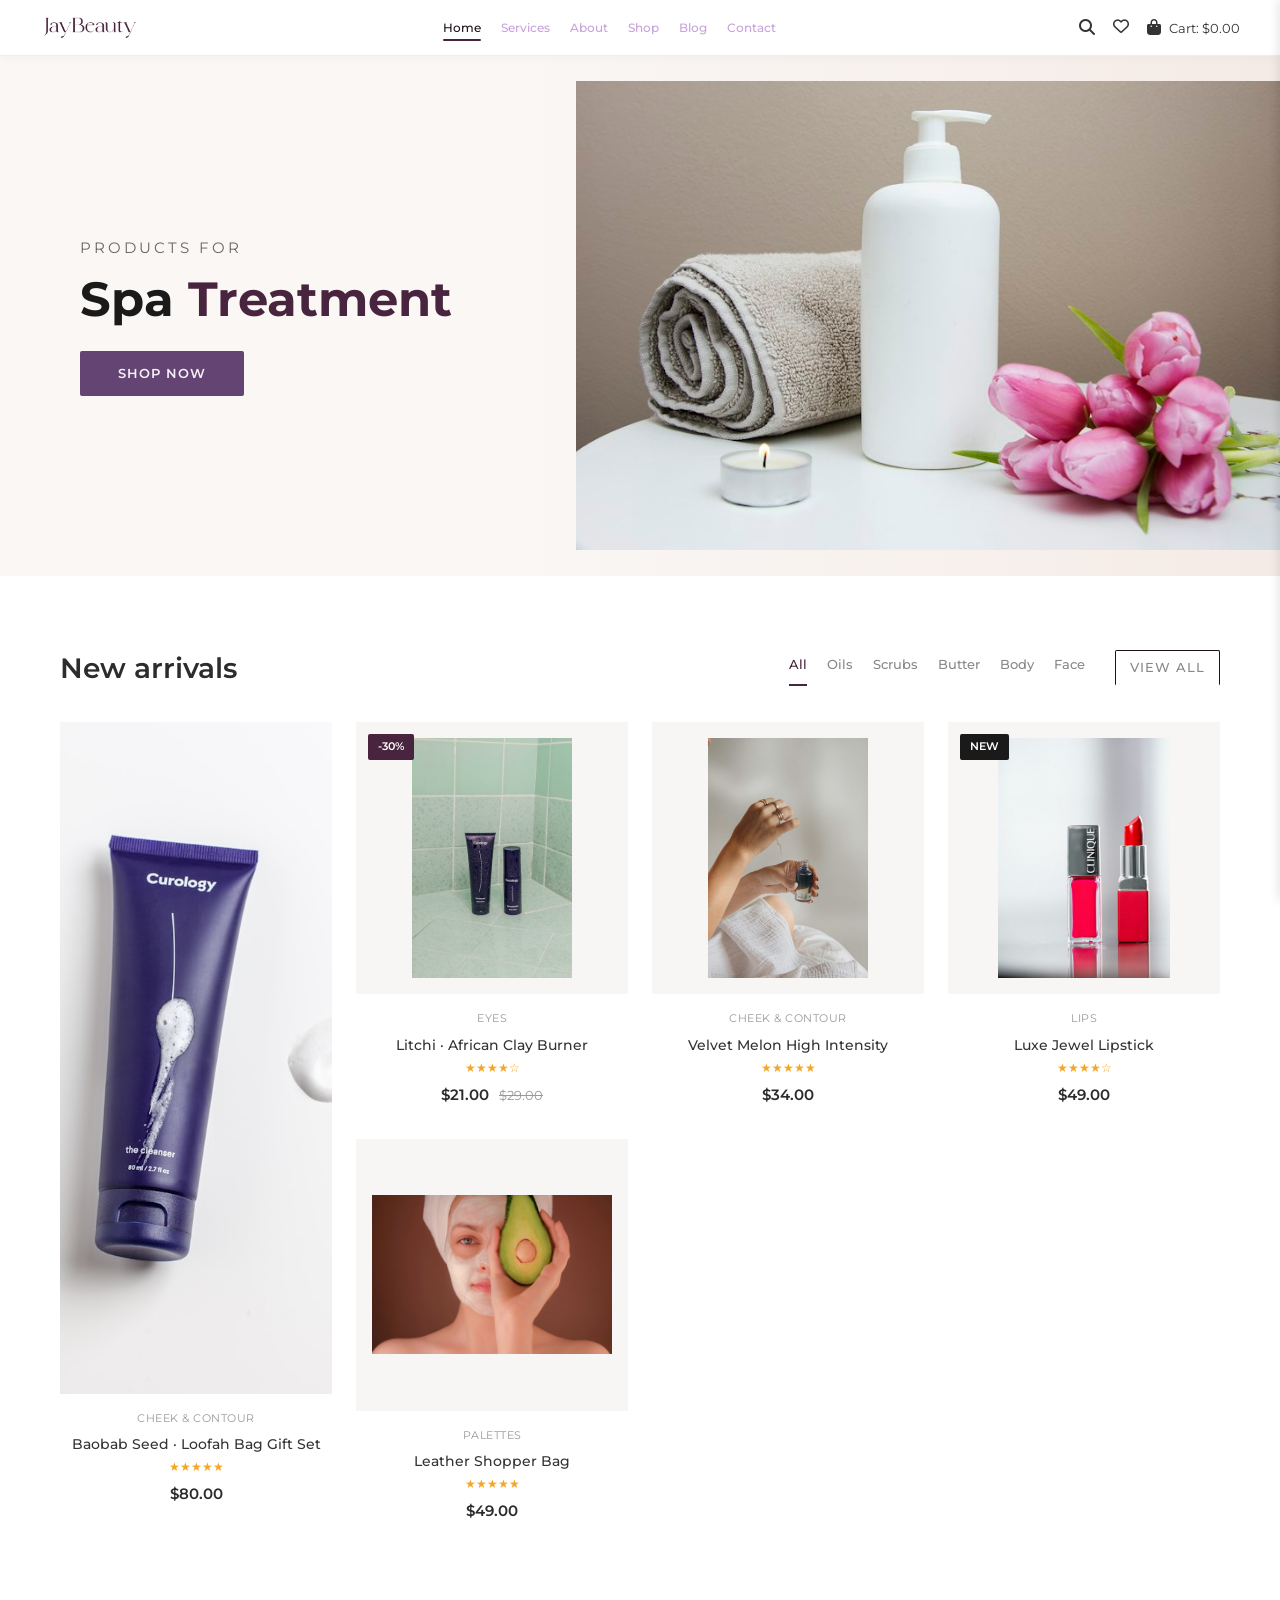
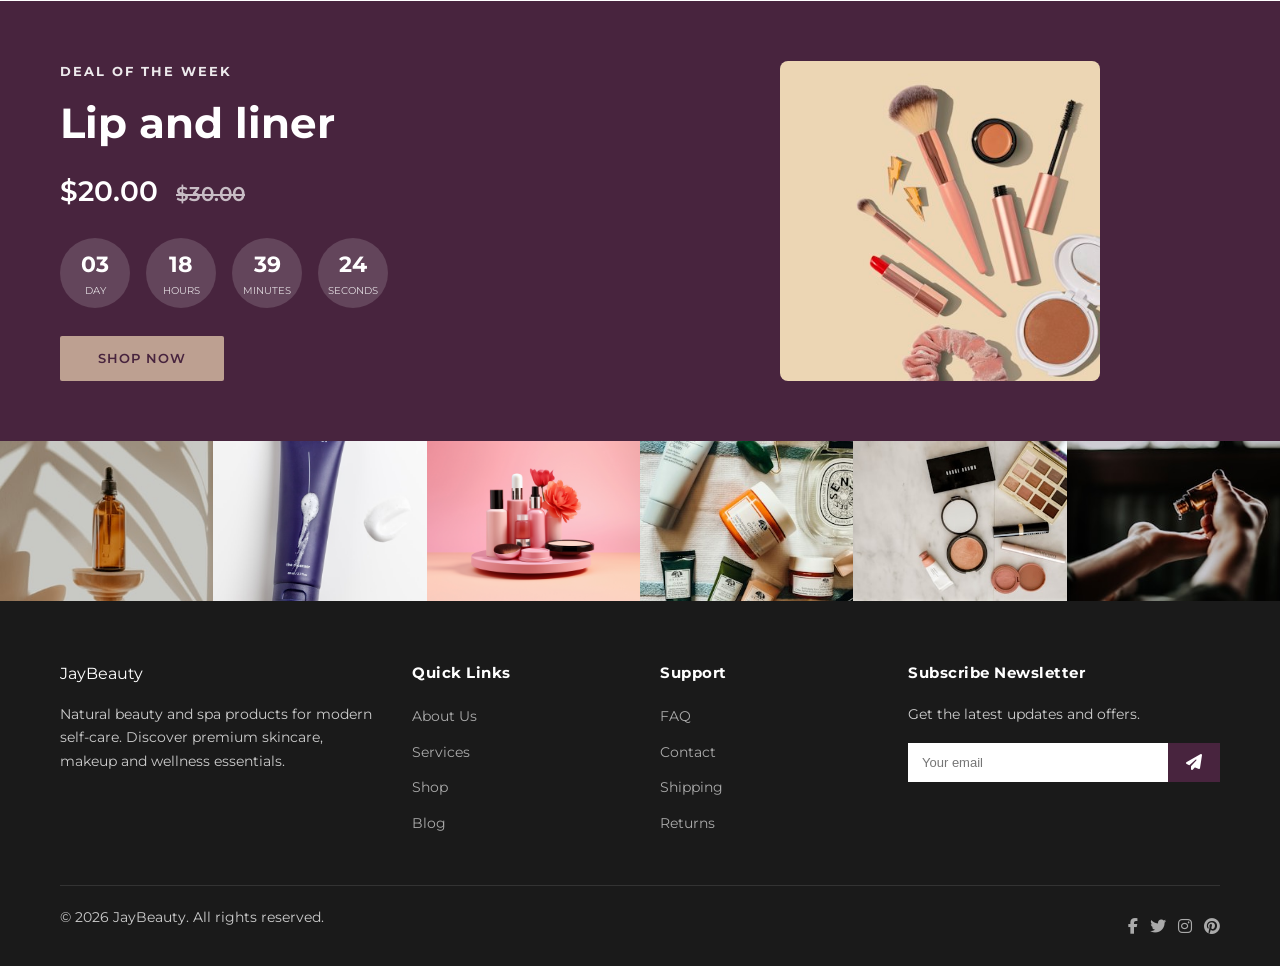
<file: index.html>
<!DOCTYPE html>
<html lang="en">
<head>
  <meta charset="UTF-8">
  <meta name="viewport" content="width=device-width, initial-scale=1.0">
  <title>JayBeauty – Products for Spa Treatment</title>
  <link rel="stylesheet" href="https://cdnjs.cloudflare.com/ajax/libs/font-awesome/6.5.0/css/all.min.css">
  <link rel="stylesheet" href="style.css">
</head>
<body>
  <!-- Header -->
  <header class="header">
    <div class="container header-inner">
      <a href="index.html" class="logo">
        <img src="media/Jay_Beauty_logo_type.png" alt="" srcset="">
      </a>
      <nav class="nav">
        <a href="index.html" class="active">Home</a>
        <a href="services.html">Services</a>
        <a href="about.html">About</a>
        <a href="shop.html">Shop</a>
        <a href="blog.html">Blog</a>
        <a href="contact.html">Contact</a>
      </nav>
      <div class="header-actions">
        <button class="search-btn"><i class="fas fa-search"></i></button>
        <a href="#"><i class="far fa-heart"></i></a>
        <button class="cart-btn"><i class="fas fa-shopping-bag"></i> <span class="cart-count">Cart: $0.00</span></button>
        <button class="mobile-menu-btn"><i class="fas fa-bars"></i></button>
      </div>
    </div>
  </header>

  <!-- Search -->
  <div class="search-overlay">
    <div class="search-container">
      <input type="text" placeholder="Search products...">
      <i class="fas fa-search search-icon-btn"></i>
    </div>
  </div>

  <!-- Cart -->
  <div class="cart">
    <div class="cart-top">
      <h2>Shopping Cart</h2>
      <div class="cart-item-container">
        <div class="default-text">Your cart is empty</div>
        <!-- Cart items will be added here dynamically -->
      </div>
    </div>
    <div class="cart-bottom">
      <p class="total-price" id="total-price">Total: $0.00</p>
      <a href="checkout.html">
        <button class="btn btn-dark checkout-btn">Proceed to Checkout</button>
      </a>
      <button class="btn btn-outline close-btn">Close</button>
    </div>
  </div>

  <!-- Hero -->
  <section class="hero hero-spa">
    <div class="hero-content">
        <p class="hero-label">PRODUCTS FOR</p>
        <h1>Spa <span>Treatment</span></h1>
        <a href="shop.html" class="btn btn-dark">SHOP NOW</a>
      </div>
    <div class="hero-image">
      <img src="media/hero-img.jpg" alt="Spa treatment products">
    </div>
  </section>

  <!-- New Arrivals -->
  <section class="section">
    <div class="container">
      <div class="section-header">
        <h2>New arrivals</h2>
        <div class="tabs">
          <a href="#" class="active">All</a>
          <a href="#">Oils</a>
          <a href="#">Scrubs</a>
          <a href="#">Butter</a>
          <a href="#">Body</a>
          <a href="#">Face</a>
          <a href="#" class="btn btn-outline" style="padding:6px 14px;margin-left:10px;">VIEW ALL</a>
        </div>
      </div>

      <div class="product-grid" id="product-grid"></div>
      
    </div>
  </section>

  <!-- Deal of the Week -->
  <section class="deal-section">
    <div class="container">
      <div class="deal-inner">
        <div class="deal-content">
          <h3>DEAL OF THE WEEK</h3>
          <h2>Lip and liner</h2>
          <p class="deal-price">$20.00 <span class="old">$30.00</span></p>
          <div class="countdown">
            <div class="countdown-item" data-unit="days">
              <span class="num">03</span>
              <span class="label">day</span>
            </div>
            <div class="countdown-item" data-unit="hours">
              <span class="num">18</span>
              <span class="label">hours</span>
            </div>
            <div class="countdown-item" data-unit="minutes">
              <span class="num">39</span>
              <span class="label">Minutes</span>
            </div>
            <div class="countdown-item" data-unit="seconds">
              <span class="num">26</span>
              <span class="label">seconds</span>
            </div>
          </div>
          <a href="shop.html" class="btn btn-white">SHOP NOW</a>
        </div>
        <div class="deal-image">
          <img src="media/deal-img.jpg" alt="Lip and liner set">
        </div>
      </div>
    </div>
  </section>

  <!-- Bottom image strip -->
  <div class="bottom-banner">
    <img src="media/bottom-banner-01.jpg" alt="">
    <img src="media/bottom-banner-02.jpg" alt="">
    <img src="media/bottom-banner-03.jpg" alt="">
    <img src="media/bottom-banner-04.jpg" alt="">
    <img src="media/bottom-banner-05.jpg" alt="">
    <img src="media/bottom-banner-06.jpg" alt="">
  </div>

  <!-- Footer -->
  <footer class="footer">
    <div class="container">
      <div class="footer-top">
        <div>
          <div class="logo">JayBeauty</div>
          <p>Natural beauty and spa products for modern self-care. Discover premium skincare, makeup and wellness essentials.</p>
        </div>
        <div>
          <h4>Quick Links</h4>
          <ul>
            <li><a href="about.html">About Us</a></li>
            <li><a href="services.html">Services</a></li>
            <li><a href="shop.html">Shop</a></li>
            <li><a href="blog.html">Blog</a></li>
          </ul>
        </div>
        <div>
          <h4>Support</h4>
          <ul>
            <li><a href="#">FAQ</a></li>
            <li><a href="contact.html">Contact</a></li>
            <li><a href="#">Shipping</a></li>
            <li><a href="#">Returns</a></li>
          </ul>
        </div>
        <div>
          <h4>Subscribe Newsletter</h4>
          <p>Get the latest updates and offers.</p>
          <div class="footer-newsletter">
            <input type="email" placeholder="Your email">
            <button><i class="fas fa-paper-plane"></i></button>
          </div>
        </div>
      </div>
      <div class="footer-bottom">
        <p>© 2026 JayBeauty. All rights reserved.</p>
        <div class="footer-social">
          <a href="#"><i class="fab fa-facebook-f"></i></a>
          <a href="#"><i class="fab fa-twitter"></i></a>
          <a href="#"><i class="fab fa-instagram"></i></a>
          <a href="#"><i class="fab fa-pinterest"></i></a>
        </div>
      </div>
    </div>
  </footer>

  <script src="script.js"></script>
</body>
</html>
</file>
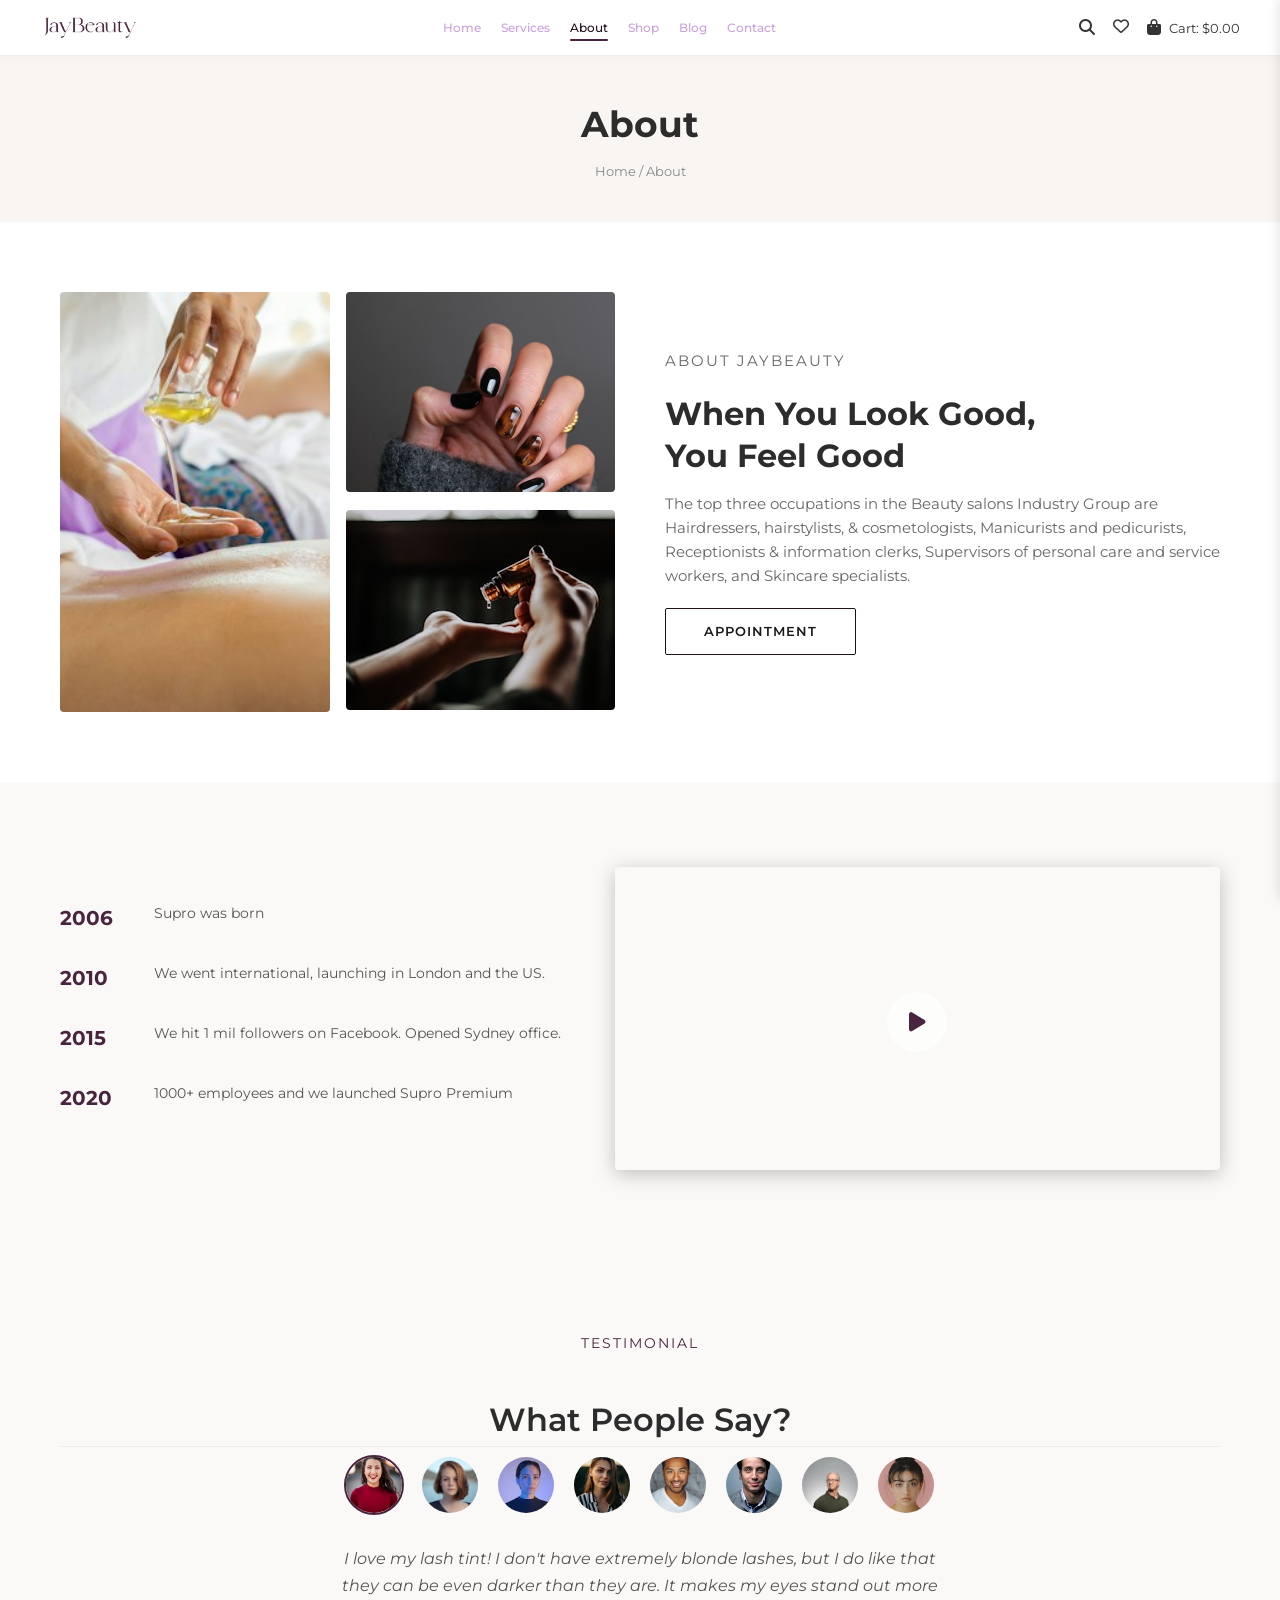
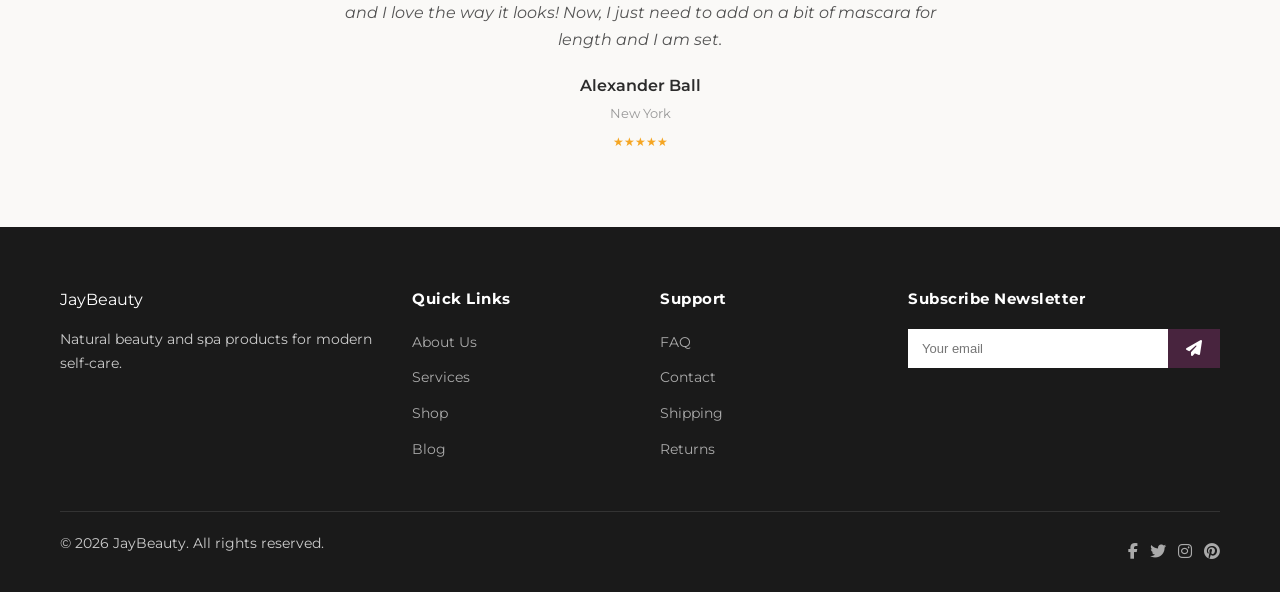
<file: about.html>
<!DOCTYPE html>
<html lang="en">
<head>
  <meta charset="UTF-8">
  <meta name="viewport" content="width=device-width, initial-scale=1.0">
  <title>About – JayBeauty</title>
  <link rel="stylesheet" href="https://cdnjs.cloudflare.com/ajax/libs/font-awesome/6.5.0/css/all.min.css">
  <link rel="stylesheet" href="style.css">
</head>
<body>
  <header class="header">
    <div class="container header-inner">
      <a href="index.html" class="logo">
        <img src="media/Jay_Beauty_logo_type.png" alt="" srcset="">
      </a>
      <nav class="nav">
        <a href="index.html">Home</a>
        <a href="services.html">Services</a>
        <a href="about.html" class="active">About</a>
        <a href="shop.html">Shop</a>
        <a href="blog.html">Blog</a>
        <a href="contact.html">Contact</a>
      </nav>
      <div class="header-actions">
        <button class="search-btn"><i class="fas fa-search"></i></button>
        <a href="#"><i class="far fa-heart"></i></a>
        <button class="cart-btn"><i class="fas fa-shopping-bag"></i> <span class="cart-count">Cart: $0.00</span></button>
        <button class="mobile-menu-btn"><i class="fas fa-bars"></i></button>
      </div>
    </div>
  </header>

  <!-- Search -->
  <div class="search-overlay">
    <div class="search-container">
      <input type="text" placeholder="Search products...">
      <i class="fas fa-search search-icon-btn"></i>
    </div>
  </div>

  <!-- Cart -->
  <div class="cart">
    <div class="cart-top">
      <h2>Shopping Cart</h2>
      <div class="cart-item-container">
        <div class="default-text">Your cart is empty</div>
        <!-- Cart items will be added here dynamically -->
      </div>
    </div>
    <div class="cart-bottom">
      <p class="total-price" id="total-price">Total: $0.00</p>
      <button class="btn btn-dark checkout-btn">Proceed to Checkout</button>
      <button class="btn btn-outline close-btn">Close</button>
    </div>
  </div>

  <div class="page-header">
    <div class="container">
      <h1>About</h1>
      <div class="breadcrumb"><a href="index.html">Home</a> / About</div>
    </div>
  </div>

  <!-- About intro -->
  <section class="section">
    <div class="container">
      <div class="about-section">
        <div class="about-images">
          <img src="media/about-image-03.jpg" alt="Spa">
          <img src="media/about-image-02.jpg" alt="Hands">
          <img src="media/about-image-01.jpg" alt="Bath">
        </div>
        <div class="about-content">
          <p class="about-label">ABOUT JayBeauty</p>
          <h2>When You Look Good,<br>You Feel Good</h2>
          <p>The top three occupations in the Beauty salons Industry Group are Hairdressers, hairstylists, & cosmetologists, Manicurists and pedicurists, Receptionists & information clerks, Supervisors of personal care and service workers, and Skincare specialists.</p>
          <a href="contact.html" class="btn btn-outline">APPOINTMENT</a>
        </div>
      </div>
    </div>
  </section>

  <!-- Timeline + video style image -->
  <section style="background:#faf9f7;padding:60px 0;">
    <div class="container" style="display:grid;grid-template-columns:1fr 1.2fr;gap:50px;align-items:center;">
      <div class="timeline">
        <div class="timeline-item">
          <div class="timeline-year">2006</div>
          <div class="timeline-text">Supro was born</div>
        </div>
        <div class="timeline-item">
          <div class="timeline-year">2010</div>
          <div class="timeline-text">We went international, launching in London and the US.</div>
        </div>
        <div class="timeline-item">
          <div class="timeline-year">2015</div>
          <div class="timeline-text">We hit 1 mil followers on Facebook. Opened Sydney office.</div>
        </div>
        <div class="timeline-item">
          <div class="timeline-year">2020</div>
          <div class="timeline-text">1000+ employees and we launched Supro Premium</div>
        </div>
      </div>
      <div class="video-container">
        <video src="media/about-video.mp4" muted loop alt="Beauty closeup"></video>
        <div class="play-btn">
          <i class="fas fa-play"></i>
        </div>
      </div>
    </div>
  </section>

  <!-- Testimonials -->
  <section class="testimonials">
    <div class="container">
      <p class="section-subtitle" style="letter-spacing:2px;text-transform:uppercase;color:var(--primary);">TESTIMONIAL</p>
      <h2 class="section-title">What People Say?</h2>
      <div class="testimonial-grid">
        <img class="testimonial-avatar active" src="media/person-01.jpg" alt="">
        <img class="testimonial-avatar" src="media/person-02.jpg" alt="">
        <img class="testimonial-avatar" src="media/person-03.jpg" alt="">
        <img class="testimonial-avatar" src="media/person-04.jpg" alt="">
        <img class="testimonial-avatar" src="media/person-05.jpg" alt="">
        <img class="testimonial-avatar" src="media/person-06.jpg" alt="">
        <img class="testimonial-avatar" src="media/person-07.jpg" alt="">
        <img class="testimonial-avatar" src="media/person-08.jpg" alt="">
      </div>
      <div class="testimonial-content">
        <p class="quote">I love my lash tint! I don't have extremely blonde lashes, but I do like that they can be even darker than they are. It makes my eyes stand out more and I love the way it looks! Now, I just need to add on a bit of mascara for length and I am set.</p>
        <p class="author">Alexander Ball</p>
        <p class="location">New York</p>
        <div class="product-rating" style="justify-content:center;display:flex;margin-top:8px;">★★★★★</div>
      </div>
    </div>
  </section>

  <footer class="footer">
    <div class="container">
      <div class="footer-top">
        <div>
          <div class="logo">JayBeauty</div>
          <p>Natural beauty and spa products for modern self-care.</p>
        </div>
        <div>
          <h4>Quick Links</h4>
          <ul>
            <li><a href="about.html">About Us</a></li>
            <li><a href="services.html">Services</a></li>
            <li><a href="shop.html">Shop</a></li>
            <li><a href="blog.html">Blog</a></li>
          </ul>
        </div>
        <div>
          <h4>Support</h4>
          <ul>
            <li><a href="#">FAQ</a></li>
            <li><a href="contact.html">Contact</a></li>
            <li><a href="#">Shipping</a></li>
            <li><a href="#">Returns</a></li>
          </ul>
        </div>
        <div>
          <h4>Subscribe Newsletter</h4>
          <div class="footer-newsletter">
            <input type="email" placeholder="Your email">
            <button><i class="fas fa-paper-plane"></i></button>
          </div>
        </div>
      </div>
      <div class="footer-bottom">
        <p>© 2026 JayBeauty. All rights reserved.</p>
        <div class="footer-social">
          <a href="#"><i class="fab fa-facebook-f"></i></a>
          <a href="#"><i class="fab fa-twitter"></i></a>
          <a href="#"><i class="fab fa-instagram"></i></a>
          <a href="#"><i class="fab fa-pinterest"></i></a>
        </div>
      </div>
    </div>
  </footer>

  <script src="script.js"></script>
</body>
</html>
</file>
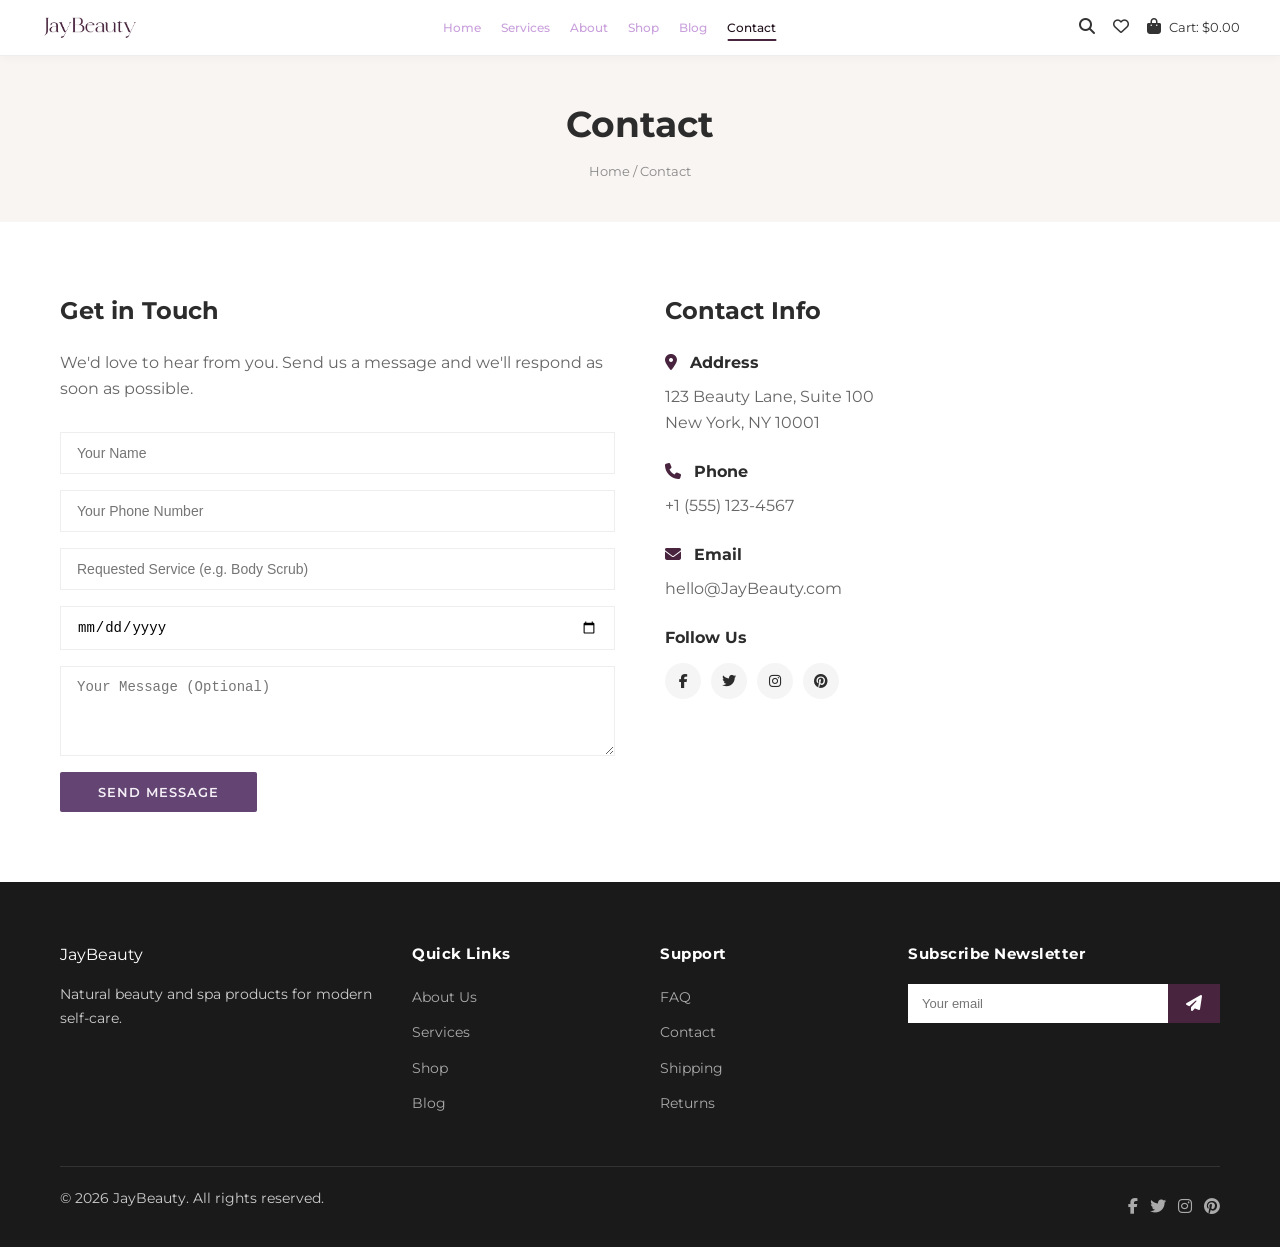
<file: contact.html>
<!doctype html>
<html lang="en">
  <head>
    <meta charset="UTF-8" />
    <meta name="viewport" content="width=device-width, initial-scale=1.0" />
    <title>Contact – JayBeauty</title>
    <link
      rel="stylesheet"
      href="https://cdnjs.cloudflare.com/ajax/libs/font-awesome/6.5.0/css/all.min.css"
    />
    <link rel="stylesheet" href="style.css" />
  </head>
  <body>
    <header class="header">
      <div class="container header-inner">
        <a href="index.html" class="logo">
          <img src="media/Jay_Beauty_logo_type.png" alt="">
        </a>
        <nav class="nav">
          <a href="index.html">Home</a>
          <a href="services.html">Services</a>
          <a href="about.html">About</a>
          <a href="shop.html">Shop</a>
          <a href="blog.html">Blog</a>
          <a href="contact.html" class="active">Contact</a>
        </nav>
        <div class="header-actions">
          <a href="#"><i class="fas fa-search"></i></a>
          <a href="#"><i class="far fa-heart"></i></a>
          <a href="#"
            ><i class="fas fa-shopping-bag"></i>
            <span class="cart-count">Cart: $0.00</span></a
          >
          <button class="mobile-menu-btn"><i class="fas fa-bars"></i></button>
        </div>
      </div>
    </header>

    <div class="page-header">
      <div class="container">
        <h1>Contact</h1>
        <div class="breadcrumb"><a href="index.html">Home</a> / Contact</div>
      </div>
    </div>

    <section class="section">
      <div
        class="container"
        style="display: grid; grid-template-columns: 1fr 1fr; gap: 50px"
      >
        <div>
          <h2 style="margin-bottom: 20px">Get in Touch</h2>
          <p style="color: #666; margin-bottom: 30px">
            We'd love to hear from you. Send us a message and we'll respond as
            soon as possible.
          </p>
          <form id="booking-form" onsubmit="sendBooking(event)" style="display: flex; flex-direction: column; gap: 16px" >
            <input
              type="text"
              id="name"
              placeholder="Your Name"
              required
              style="
                padding: 12px 16px;
                border: 1px solid #eee;
                font-size: 14px;
              "
            />

            <input
              type="tel"
              id="phone"
              placeholder="Your Phone Number"
              required
              style="
                padding: 12px 16px;
                border: 1px solid #eee;
                font-size: 14px;
              "
            />

            <input
              type="text"
              id="service"
              placeholder="Requested Service (e.g. Body Scrub)"
              required
              style="
                padding: 12px 16px;
                border: 1px solid #eee;
                font-size: 14px;
              "
            />

            <input
              type="date"
              id="date"
              required
              style="
                padding: 12px 16px;
                border: 1px solid #eee;
                font-size: 14px;
              "
            />

            <textarea
              id="message"
              placeholder="Your Message (Optional)"
              rows="4"
              style="
                padding: 12px 16px;
                border: 1px solid #eee;
                font-size: 14px;
                resize: vertical;
              "
            ></textarea>

            <button
              type="submit"
              class="btn btn-dark"
              style="align-self: flex-start"
            >
              SEND MESSAGE
            </button>
          </form>
        </div>
        <div>
          <h2 style="margin-bottom: 20px">Contact Info</h2>
          <div style="margin-bottom: 24px">
            <h4 style="margin-bottom: 8px">
              <i
                class="fas fa-map-marker-alt"
                style="color: var(--primary); margin-right: 8px"
              ></i>
              Address
            </h4>
            <p style="color: #666">
              123 Beauty Lane, Suite 100<br />New York, NY 10001
            </p>
          </div>
          <div style="margin-bottom: 24px">
            <h4 style="margin-bottom: 8px">
              <i
                class="fas fa-phone"
                style="color: var(--primary); margin-right: 8px"
              ></i>
              Phone
            </h4>
            <p style="color: #666">+1 (555) 123-4567</p>
          </div>
          <div style="margin-bottom: 24px">
            <h4 style="margin-bottom: 8px">
              <i
                class="fas fa-envelope"
                style="color: var(--primary); margin-right: 8px"
              ></i>
              Email
            </h4>
            <p style="color: #666">hello@JayBeauty.com</p>
          </div>
          <div>
            <h4 style="margin-bottom: 12px">Follow Us</h4>
            <div class="social-links">
              <a href="#"><i class="fab fa-facebook-f"></i></a>
              <a href="#"><i class="fab fa-twitter"></i></a>
              <a href="#"><i class="fab fa-instagram"></i></a>
              <a href="#"><i class="fab fa-pinterest"></i></a>
            </div>
          </div>
        </div>
      </div>
    </section>

    <footer class="footer">
      <div class="container">
        <div class="footer-top">
          <div>
            <div class="logo">JayBeauty</div>
            <p>Natural beauty and spa products for modern self-care.</p>
          </div>
          <div>
            <h4>Quick Links</h4>
            <ul>
              <li><a href="about.html">About Us</a></li>
              <li><a href="services.html">Services</a></li>
              <li><a href="shop.html">Shop</a></li>
              <li><a href="blog.html">Blog</a></li>
            </ul>
          </div>
          <div>
            <h4>Support</h4>
            <ul>
              <li><a href="#">FAQ</a></li>
              <li><a href="contact.html">Contact</a></li>
              <li><a href="#">Shipping</a></li>
              <li><a href="#">Returns</a></li>
            </ul>
          </div>
          <div>
            <h4>Subscribe Newsletter</h4>
            <div class="footer-newsletter">
              <input type="email" placeholder="Your email" />
              <button><i class="fas fa-paper-plane"></i></button>
            </div>
          </div>
        </div>
        <div class="footer-bottom">
          <p>© 2026 JayBeauty. All rights reserved.</p>
          <div class="footer-social">
            <a href="#"><i class="fab fa-facebook-f"></i></a>
            <a href="#"><i class="fab fa-twitter"></i></a>
            <a href="#"><i class="fab fa-instagram"></i></a>
            <a href="#"><i class="fab fa-pinterest"></i></a>
          </div>
        </div>
      </div>
    </footer>

    <script src="script.js"></script>
    <script>
      // WHATSAPP MESSAGE
      function sendBooking(event) {
        event.preventDefault();

        const name = document.getElementById("name").value.trim();
        const phone = document.getElementById("phone").value.trim();
        const service = document.getElementById("service").value.trim();
        const date = document.getElementById("date").value.trim();
        const message = document.getElementById("message").value.trim();

        // Basic validation check
        if (!name || !phone || !service || !date) {
          alert("Please fill in all required fields.");
          return;
        }

        // Construct message using ES6 template string
        const rawMessage = `Hello Anthonia Recovery Space,

        I would like to make a booking request.
        Name: ${name}
        Phone: ${phone}
        Service: ${service}
        Preferred date: ${date}
        Message: ${message || "No additional message."}

        Thank you.`;

        // Encode the entire formatted message for the URL
        const encodedMessage = encodeURIComponent(rawMessage);
        const whatsappUrl = `https://wa.link/5tiock?text=${encodedMessage}`;

        window.open(whatsappUrl, "_blank");
      }
    </script>
  </body>
</html>
</file>
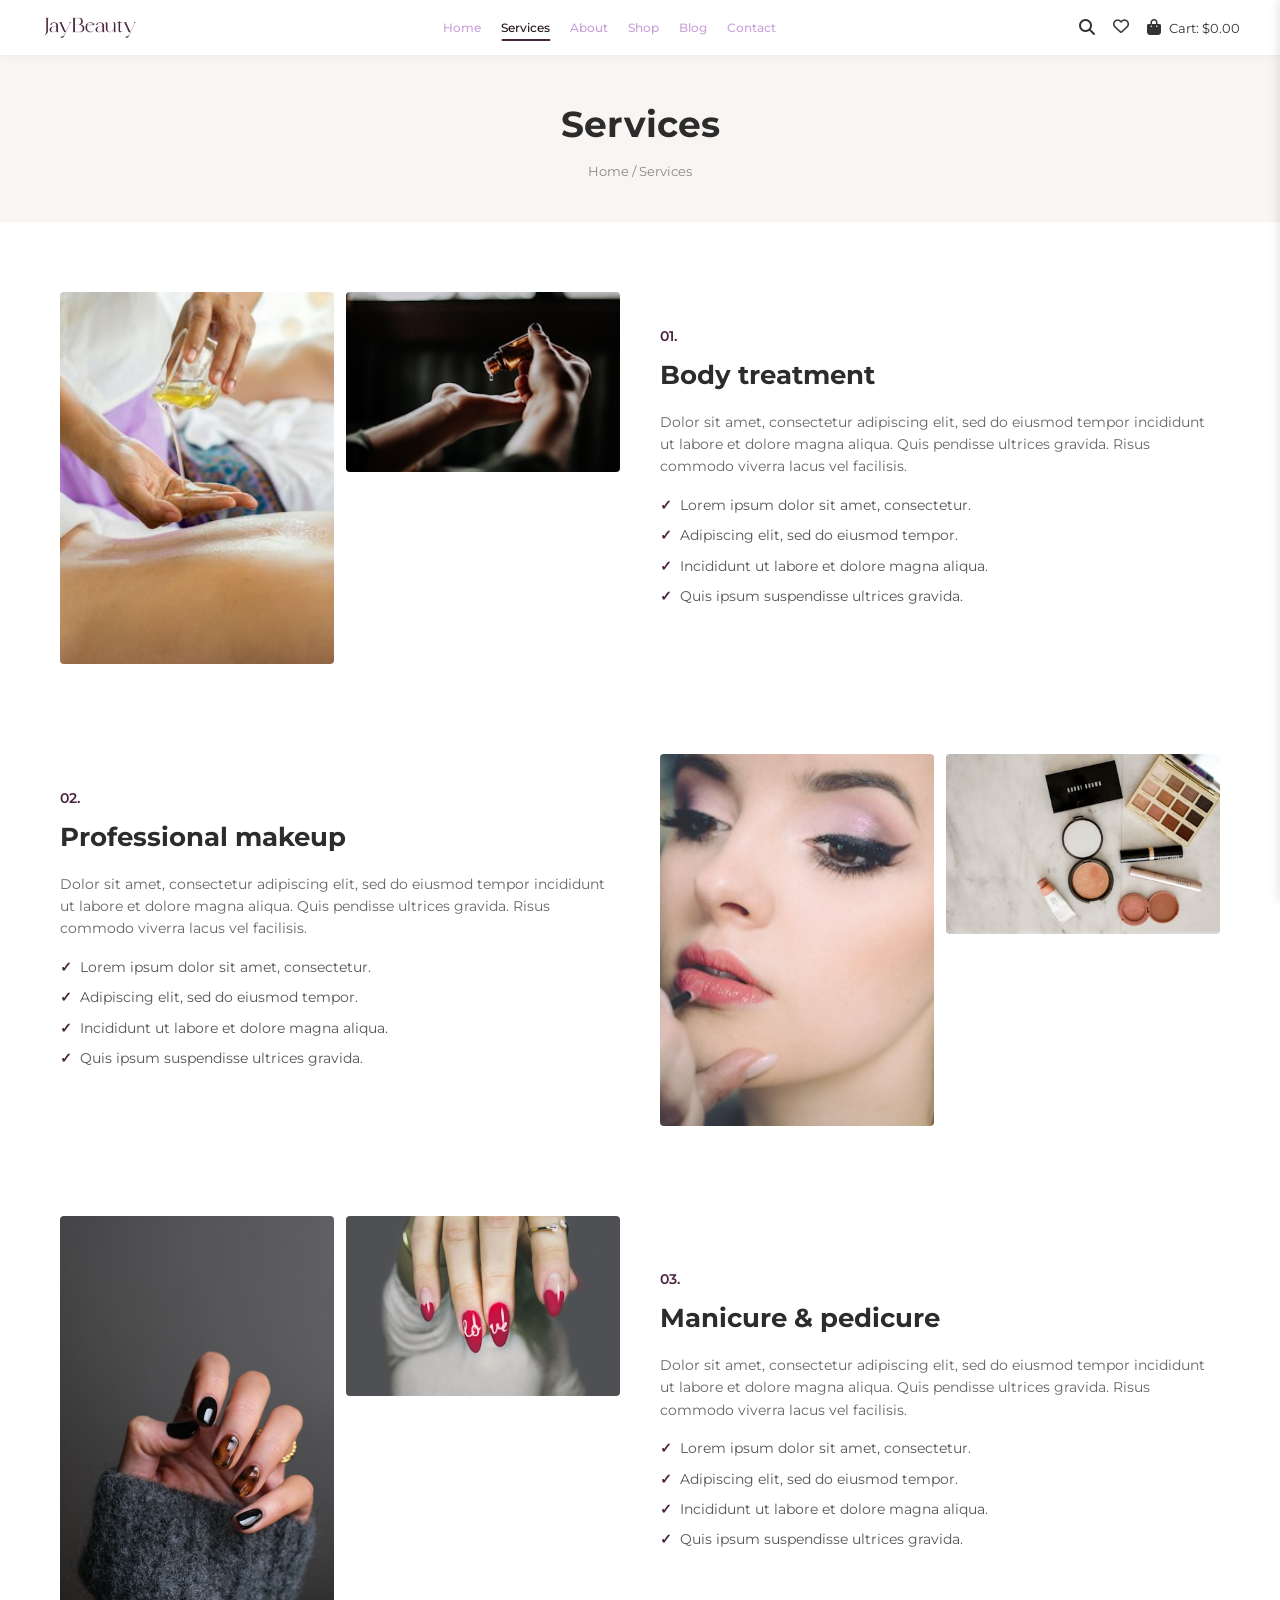
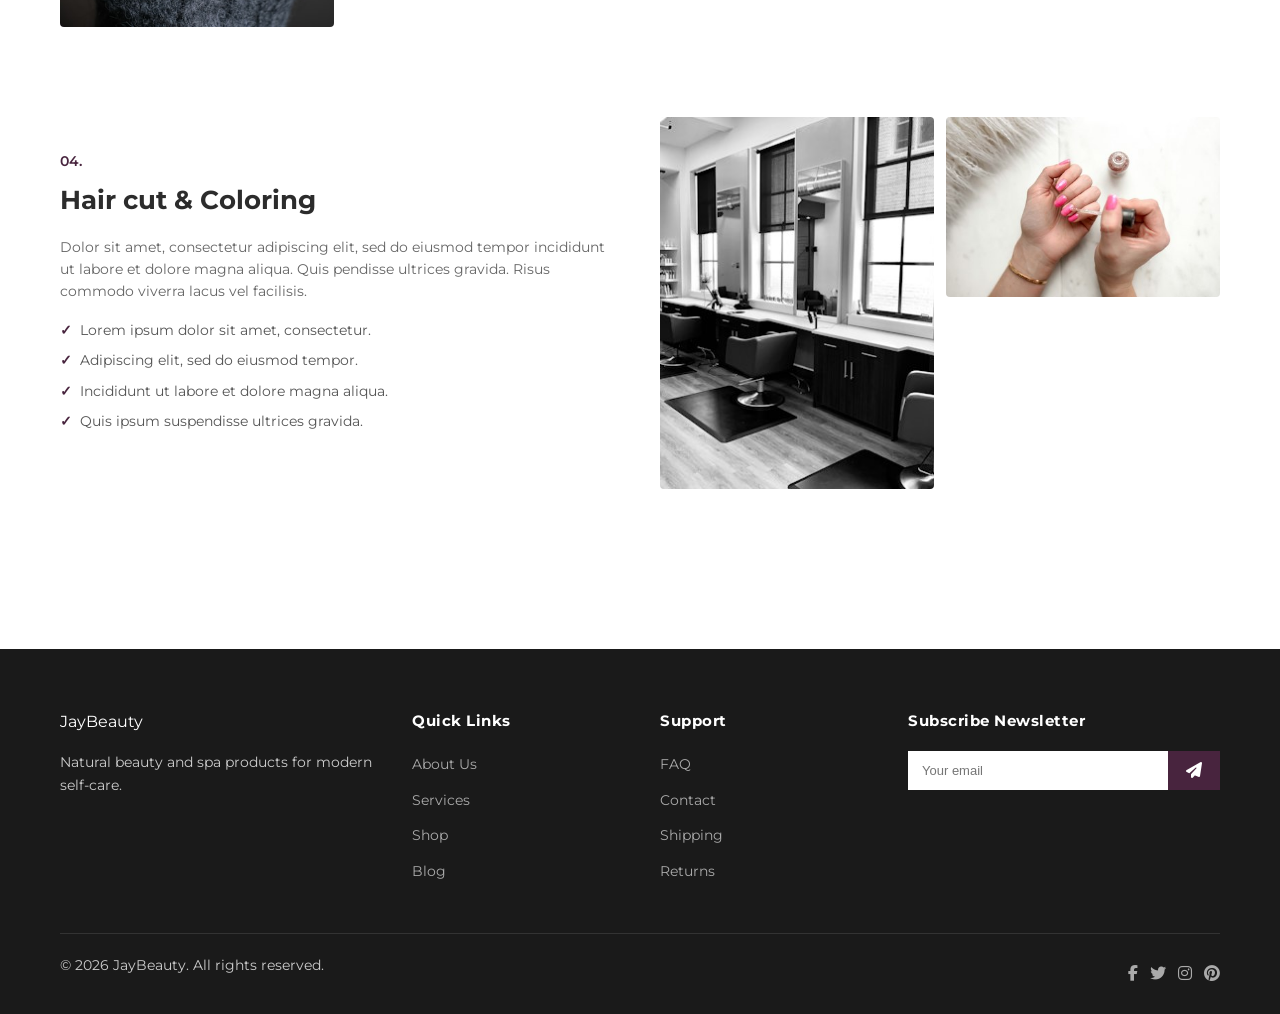
<file: services.html>
<!DOCTYPE html>
<html lang="en">
<head>
  <meta charset="UTF-8">
  <meta name="viewport" content="width=device-width, initial-scale=1.0">
  <title>Services – JayBeauty</title>
  <link rel="stylesheet" href="https://cdnjs.cloudflare.com/ajax/libs/font-awesome/6.5.0/css/all.min.css">
  <link rel="stylesheet" href="style.css">
</head>
<body>
  <header class="header">
    <div class="container header-inner">
      <a href="index.html" class="logo">
        <img src="media/Jay_Beauty_logo_type.png" alt="">
      </a>
      <nav class="nav">
        <a href="index.html">Home</a>
        <a href="services.html" class="active">Services</a>
        <a href="about.html">About</a>
        <a href="shop.html">Shop</a>
        <a href="blog.html">Blog</a>
        <a href="contact.html">Contact</a>
      </nav>
      <div class="header-actions">
        <button class="search-btn"><i class="fas fa-search"></i></button>
        <a href="#"><i class="far fa-heart"></i></a>
        <button class="cart-btn"><i class="fas fa-shopping-bag"></i> <span class="cart-count">Cart: $0.00</span></button>
        <button class="mobile-menu-btn"><i class="fas fa-bars"></i></button>
      </div>
    </div>
  </header>

  <!-- Search -->
  <div class="search-overlay">
    <div class="search-container">
      <input type="text" placeholder="Search products...">
      <i class="fas fa-search search-icon-btn"></i>
    </div>
  </div>

  <!-- Cart -->
   <div class="cart">
    <div class="cart-top">
      <h2>Shopping Cart</h2>
      <div class="cart-item-container">
        <div class="default-text">Your cart is empty</div>
        <!-- Cart items will be added here dynamically -->
      </div>
    </div>
    <div class="cart-bottom">
      <p class="total-price" id="total-price">Total: $0.00</p>
      <button class="btn btn-dark checkout-btn">Proceed to Checkout</button>
      <button class="btn btn-outline close-btn">Close</button>
    </div>
   </div>

  <div class="page-header">
    <div class="container">
      <h1>Services</h1>
      <div class="breadcrumb"><a href="index.html">Home</a> / Services</div>
    </div>
  </div>

  <section class="section">
    <div class="container">
      <!-- Service 01 -->
      <div class="service-item">
        <div class="service-images">
          <img src="media/service-image-01.jpg" alt="Body treatment">
          <img src="media/service-image-02.jpg" alt="Spa bath">
        </div>
        <div class="service-content">
          <div class="number">01.</div>
          <h3>Body treatment</h3>
          <p>Dolor sit amet, consectetur adipiscing elit, sed do eiusmod tempor incididunt ut labore et dolore magna aliqua. Quis pendisse ultrices gravida. Risus commodo viverra lacus vel facilisis.</p>
          <ul>
            <li>Lorem ipsum dolor sit amet, consectetur.</li>
            <li>Adipiscing elit, sed do eiusmod tempor.</li>
            <li>Incididunt ut labore et dolore magna aliqua.</li>
            <li>Quis ipsum suspendisse ultrices gravida.</li>
          </ul>
        </div>
      </div>

      <!-- Service 02 -->
      <div class="service-item">
        <div class="service-images">
          <img src="media/service-image-03.jpg" alt="Professional makeup">
          <img src="media/service-image-04.jpg" alt="Makeup application">
        </div>
        <div class="service-content">
          <div class="number">02.</div>
          <h3>Professional makeup</h3>
          <p>Dolor sit amet, consectetur adipiscing elit, sed do eiusmod tempor incididunt ut labore et dolore magna aliqua. Quis pendisse ultrices gravida. Risus commodo viverra lacus vel facilisis.</p>
          <ul>
            <li>Lorem ipsum dolor sit amet, consectetur.</li>
            <li>Adipiscing elit, sed do eiusmod tempor.</li>
            <li>Incididunt ut labore et dolore magna aliqua.</li>
            <li>Quis ipsum suspendisse ultrices gravida.</li>
          </ul>
        </div>
      </div>

      <!-- Service 03 -->
      <div class="service-item">
        <div class="service-images">
          <img src="media/service-image-05.jpg" alt="Manicure">
          <img src="media/service-image-06.jpg" alt="Pedicure">
        </div>
        <div class="service-content">
          <div class="number">03.</div>
          <h3>Manicure & pedicure</h3>
          <p>Dolor sit amet, consectetur adipiscing elit, sed do eiusmod tempor incididunt ut labore et dolore magna aliqua. Quis pendisse ultrices gravida. Risus commodo viverra lacus vel facilisis.</p>
          <ul>
            <li>Lorem ipsum dolor sit amet, consectetur.</li>
            <li>Adipiscing elit, sed do eiusmod tempor.</li>
            <li>Incididunt ut labore et dolore magna aliqua.</li>
            <li>Quis ipsum suspendisse ultrices gravida.</li>
          </ul>
        </div>
      </div>

      <!-- Service 04 -->
      <div class="service-item">
        <div class="service-images">
          <img src="media/service-image-07.jpg" alt="Hair cut">
          <img src="media/service-image-08.jpg" alt="Hair coloring">
        </div>
        <div class="service-content">
          <div class="number">04.</div>
          <h3>Hair cut & Coloring</h3>
          <p>Dolor sit amet, consectetur adipiscing elit, sed do eiusmod tempor incididunt ut labore et dolore magna aliqua. Quis pendisse ultrices gravida. Risus commodo viverra lacus vel facilisis.</p>
          <ul>
            <li>Lorem ipsum dolor sit amet, consectetur.</li>
            <li>Adipiscing elit, sed do eiusmod tempor.</li>
            <li>Incididunt ut labore et dolore magna aliqua.</li>
            <li>Quis ipsum suspendisse ultrices gravida.</li>
          </ul>
        </div>
      </div>
    </div>
  </section>

  <footer class="footer">
    <div class="container">
      <div class="footer-top">
        <div>
          <div class="logo">JayBeauty</div>
          <p>Natural beauty and spa products for modern self-care.</p>
        </div>
        <div>
          <h4>Quick Links</h4>
          <ul>
            <li><a href="about.html">About Us</a></li>
            <li><a href="services.html">Services</a></li>
            <li><a href="shop.html">Shop</a></li>
            <li><a href="blog.html">Blog</a></li>
          </ul>
        </div>
        <div>
          <h4>Support</h4>
          <ul>
            <li><a href="#">FAQ</a></li>
            <li><a href="contact.html">Contact</a></li>
            <li><a href="#">Shipping</a></li>
            <li><a href="#">Returns</a></li>
          </ul>
        </div>
        <div>
          <h4>Subscribe Newsletter</h4>
          <div class="footer-newsletter">
            <input type="email" placeholder="Your email">
            <button><i class="fas fa-paper-plane"></i></button>
          </div>
        </div>
      </div>
      <div class="footer-bottom">
        <p>© 2026 JayBeauty. All rights reserved.</p>
        <div class="footer-social">
          <a href="#"><i class="fab fa-facebook-f"></i></a>
          <a href="#"><i class="fab fa-twitter"></i></a>
          <a href="#"><i class="fab fa-instagram"></i></a>
          <a href="#"><i class="fab fa-pinterest"></i></a>
        </div>
      </div>
    </div>
  </footer>

  <script src="script.js"></script>
</body>
</html>
</file>
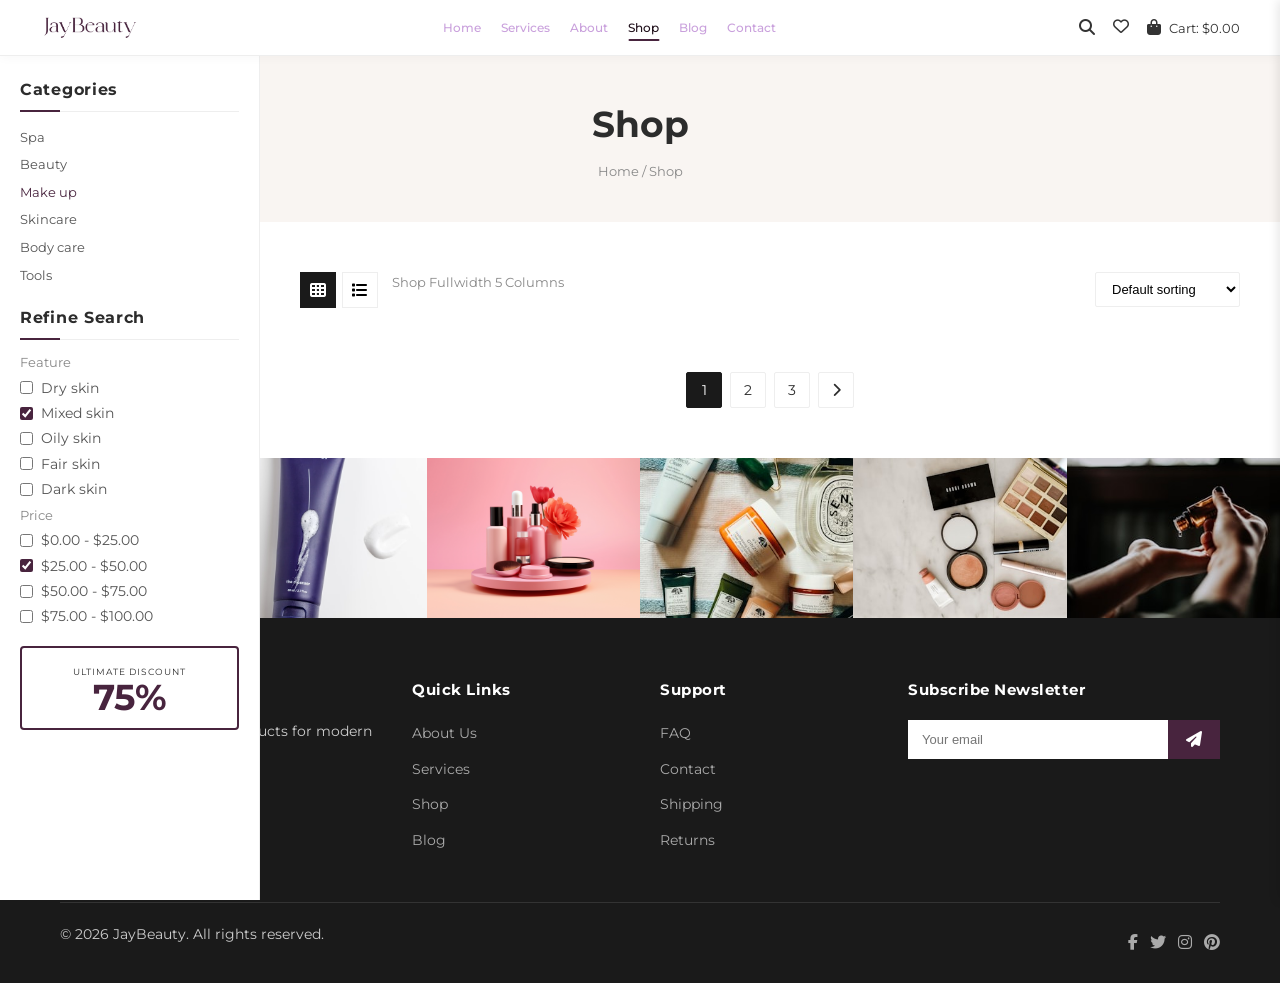
<file: shop.html>
<!DOCTYPE html>
<html lang="en">
<head>
  <meta charset="UTF-8">
  <meta name="viewport" content="width=device-width, initial-scale=1.0">
  <title>Shop – JayBeauty</title>
  <link rel="stylesheet" href="https://cdnjs.cloudflare.com/ajax/libs/font-awesome/6.5.0/css/all.min.css">
  <link rel="stylesheet" href="style.css">
</head>
<body>
  <header class="header">
    <div class="container header-inner">
      <a href="index.html" class="logo">
        <img src="media/Jay_Beauty_logo_type.png" alt="">
      </a>
      <nav class="nav">
        <a href="index.html">Home</a>
        <a href="services.html">Services</a>
        <a href="about.html">About</a>
        <a href="shop.html" class="active">Shop</a>
        <a href="blog.html">Blog</a>
        <a href="contact.html">Contact</a>
      </nav>
      <div class="header-actions">
        <button class="search-btn"><i class="fas fa-search"></i></button>
        <a href="#"><i class="far fa-heart"></i></a>
        <button class="cart-btn"><i class="fas fa-shopping-bag"></i> <span class="cart-count">Cart: $0.00</span></button>
        <button class="mobile-menu-btn"><i class="fas fa-bars"></i></button>
      </div>
    </div>
  </header>

  <!-- Search -->
  <div class="search-overlay">
    <div class="search-container">
      <input type="text" placeholder="Search products...">
      <i class="fas fa-search search-icon-btn"></i>
    </div>
  </div>

  <!-- Cart -->
  <div class="cart">
    <div class="cart-top">
      <h2>Shopping Cart</h2>
      <div class="cart-item-container">
        <div class="default-text">Your cart is empty</div>
        <!-- Cart items will be added here dynamically -->
      </div>
    </div>
    <div class="cart-bottom">
      <p class="total-price" id="total-price">Total: $0.00</p>
      <a href="checkout.html">
        <button class="btn btn-dark checkout-btn">Proceed to Checkout</button>
      </a>
      <button class="btn btn-outline close-btn">Close</button>
    </div>
  </div>

  <div class="page-header">
    <div class="container">
      <h1>Shop</h1>
      <div class="breadcrumb"><a href="index.html">Home</a> / Shop</div>
    </div>
  </div>

  <div class="shop-layout">
    <!-- Sidebar -->
    <aside class="shop-sidebar">
      <div class="widget">
        <h3>Categories</h3>
        <ul>
          <li><a href="#">Spa</a></li>
          <li><a href="#">Beauty</a></li>
          <li><a href="#" class="active">Make up</a></li>
          <li><a href="#">Skincare</a></li>
          <li><a href="#">Body care</a></li>
          <li><a href="#">Tools</a></li>
        </ul>
      </div>
      <div class="widget">
        <h3>Refine Search</h3>
        <p style="font-size:13px;color:#888;margin-bottom:4px;">Feature</p>
        <label><input type="checkbox"> Dry skin</label>
        <label><input type="checkbox" checked> Mixed skin</label>
        <label><input type="checkbox"> Oily skin</label>
        <label><input type="checkbox"> Fair skin</label>
        <label><input type="checkbox"> Dark skin</label>
        <p style="font-size:13px;color:#888;margin:4px 0;">Price</p>
        <label><input type="checkbox"> $0.00 - $25.00</label>
        <label><input type="checkbox" checked> $25.00 - $50.00</label>
        <label><input type="checkbox"> $50.00 - $75.00</label>
        <label><input type="checkbox"> $75.00 - $100.00</label>
      </div>
      <div class="discount-banner">
        <p>ULTIMATE DISCOUNT</p>
        <div class="percent">75%</div>
      </div>
    </aside>

    <!-- Products -->
    <div class="shop-items">
      <div class="shop-toolbar">
        <div class="view-toggle">
          <button class="active" data-view="grid" title="Grid"><i class="fas fa-th"></i></button>
          <button data-view="list" title="List"><i class="fas fa-list"></i></button>
          <span style="font-size:13px;color:#888;margin-left:8px;">Shop Fullwidth 5 Columns</span>
        </div>
        <select>
          <option>Default sorting</option>
          <option>Price: low to high</option>
          <option>Price: high to low</option>
          <option>Newest</option>
        </select>
      </div>

      <div class="product-grid cols-4 shop-products" id="root"></div>

      <div class="pagination">
        <a href="#" class="active">1</a>
        <a href="#">2</a>
        <a href="#">3</a>
        <a href="#"><i class="fas fa-chevron-right"></i></a>
      </div>
    </div>
  </div>

  <div class="bottom-banner">
    <img src="media/bottom-banner-01.jpg" alt="">
    <img src="media/bottom-banner-02.jpg" alt="">
    <img src="media/bottom-banner-03.jpg" alt="">
    <img src="media/bottom-banner-04.jpg" alt="">
    <img src="media/bottom-banner-05.jpg" alt="">
    <img src="media/bottom-banner-06.jpg" alt="">
  </div>

  <footer class="footer">
    <div class="container">
      <div class="footer-top">
        <div>
          <div class="logo">JayBeauty</div>
          <p>Natural beauty and spa products for modern self-care.</p>
        </div>
        <div>
          <h4>Quick Links</h4>
          <ul>
            <li><a href="about.html">About Us</a></li>
            <li><a href="services.html">Services</a></li>
            <li><a href="shop.html">Shop</a></li>
            <li><a href="blog.html">Blog</a></li>
          </ul>
        </div>
        <div>
          <h4>Support</h4>
          <ul>
            <li><a href="#">FAQ</a></li>
            <li><a href="contact.html">Contact</a></li>
            <li><a href="#">Shipping</a></li>
            <li><a href="#">Returns</a></li>
          </ul>
        </div>
        <div>
          <h4>Subscribe Newsletter</h4>
          <div class="footer-newsletter">
            <input type="email" placeholder="Your email">
            <button><i class="fas fa-paper-plane"></i></button>
          </div>
        </div>
      </div>
      <div class="footer-bottom">
        <p>© 2026 JayBeauty. All rights reserved.</p>
        <div class="footer-social">
          <a href="#"><i class="fab fa-facebook-f"></i></a>
          <a href="#"><i class="fab fa-twitter"></i></a>
          <a href="#"><i class="fab fa-instagram"></i></a>
          <a href="#"><i class="fab fa-pinterest"></i></a>
        </div>
      </div>
    </div>
  </footer>

  <script src="script.js"></script>
</body>
</html>
</file>
<file: style.css>
@import url('https://fonts.googleapis.com/css2?family=Montserrat:ital,wght@0,100..900;1,100..900&display=swap');

/* ===== JayBeauty BEAUTY / SPA THEME ===== */
:root {
  --primary: #48243e;
  --primary-dark: #1f0f1a;
  --secondary: #c9a0dc;
  --secondary-dark: #634472;
  --accent: #f8d5c2;
  --accent-dark: #bda091;
  --text: #2c2c2c;
  --text-light: #666;
  --text-white: #f5f0f7;
  --bg: #ffffff;
  --bg-soft: #faf9f7;
  --border: #eee;
  --pink-soft: #fce8e6;
  --coral: #e85a4f;
  --gray: #8a8a8a;
  --shadow: 0 4px 20px rgba(0, 0, 0, 0.24);
  --radius: 4px;
  --font: "Montserrat", sans-serif;;
}

* {
  margin: 0;
  padding: 0;
  box-sizing: border-box;
  scroll-behavior: smooth;
}

body {
  font-family: var(--font);
  color: var(--text);
  background: var(--bg);
  line-height: 1.6;
  overflow-x: hidden;
}

a {
  text-decoration: none;
  color: inherit;
  transition: color 0.25s ease;
}

img {
  max-width: 100%;
  height: auto;
  display: block;
}

ul {
  list-style: none;
}

button,
.btn {
  cursor: pointer;
  border: none;
  font-family: inherit;
  transition: all 0.25s ease;
}

.container {
  max-width: 1200px;
  margin: 0 auto;
  padding: 0 20px;
}

/* ===== TOP BAR ===== */
/* .top-bar {
  background: #1a1a1a;
  color: #fff;
  font-size: 12px;
  padding: 8px 0;
  text-align: center;
}

.top-bar .container {
  display: flex;
  justify-content: space-between;
  align-items: center;
}

.top-bar a {
  color: #ccc;
  margin: 0 8px;
}

.top-bar a:hover {
  color: #fff;
} */

/* ===== HEADER ===== */
.header {
  background: #fff;
  border-bottom: 1px solid var(--border);
  position: sticky;
  top: 0;
  z-index: 1000;
  box-shadow: 0 2px 10px rgba(0, 0, 0, 0.03);
}

.header-inner {
  display: flex;
  align-items: center;
  justify-content: space-between;
  padding: 12px 0;
}

.logo img {
  width: 100px;
}

.nav {
  display: flex;
  gap: 20px;
}

.nav a {
  font-size: 12px;
  font-weight: 500;
  color: var(--secondary);
  position: relative;
  padding: 4px 0;
}

.nav a:hover,
.nav a.active {
  color: var(--primary-dark);
}

.nav a::after {
  content: "";
  position: absolute;
  bottom: 0;
  left: 50%;
  transform: translateX(-50%);
  width: 0;
  height: 2px;
  border-radius: 9px;
  background: var(--primary);
  transition: all linear 0.2s;
}

.nav a:hover::after,
.nav a.active::after {
  width: 100%;
}

.header-actions {
  display: flex;
  align-items: center;
  gap: 18px;
}

.header-actions a,
.header-actions button {
  background: none;
  font-size: 16px;
  color: #333;
  position: relative;
}

.header-actions a:hover,
.header-actions button:hover {
  color: var(--secondary);
}

.cart-count {
  font-size: 13px;
  margin-left: 4px;
}

.mobile-menu-btn {
  display: none;
  background: none;
  font-size: 24px;
}

/* Secondary category nav (makeup homepage) */
.cat-nav {
  background: #fff;
  border-bottom: 1px solid var(--border);
  padding: 12px 0;
}

.cat-nav .container {
  display: flex;
  justify-content: center;
  gap: 28px;
  flex-wrap: wrap;
}

.cat-nav a {
  font-size: 13px;
  color: #555;
  font-weight: 500;
}

.cat-nav a:hover,
.cat-nav a.active {
  color: var(--primary);
}

/* ===== SEARCH ===== */
.search-overlay {
  position: fixed;
  top: 60px;
  left: 0;
  width: 0;
  z-index: 1002;
  overflow: hidden;
  transition-delay: 0.5s;
}

.search-overlay.show {
  width: 100%;
}

.search-container {
  position: relative;
  top: -100px;
  width: 80%;
  margin: 0 auto;
  background: #fff;
  padding: 20px;
  border-radius: 5px;
  display: flex;
  gap: 20px;
  box-shadow: 0 2px 10px rgba(0, 0, 0, 0.1);
  transition: top 0.4s ease;
  transition-delay: 0.4s;
}

.search-container.show {
  top: 0;
}

.search-container input {
  flex: 1;
  height: 30px;
  border: none;
  outline: none;
  border-bottom: 1px solid #ccc;
  padding: 0 20px;
}

i.search-icon-btn {
  width: 40px;
  height: 30px;
  display: flex;
  align-items: center;
  justify-content: center;
  cursor: pointer;
}

i.search-icon-btn:hover {
  color: var(--primary);
}

/* ===== CART ===== */
.cart {
  position: fixed;
  top: 0;
  right: 0;
  transform: translateX(100%);
  width: 440px;
  height: 100%;
  background: #fff;
  box-shadow: -2px 0 10px rgba(0, 0, 0, 0.1);
  transition: transform 0.3s ease;
  z-index: 1001;
}

.cart.open {
  transform: translateX(0);
}

.cart-top {
  height: 70vh;
}

.cart-top h2 {
  font-weight: 500;
  text-align: center;
  padding: 20px 0;
  border-bottom: 1px solid var(--border);
}

.cart-top .cart-item-container {
  height: 80%;
  overflow-y: scroll;
  overflow: hidden;
}

.default-text {
  text-align: center;
  padding: 20px;
  color: #888;
}

.cart-bottom {
  position: absolute;
  bottom: 0;
  width: 100%;
  height: auto;
  padding: 40px 20px;
}

.cart-bottom .total-price {
  text-align: right;
  padding: 20px 0;
  font-size: 20px;
  font-weight: 600;
}

.cart-bottom .btn {
  width: 100%;
  border-radius: 30px;
}

.cart-bottom .btn:last-child {
  margin-top: 10px;
}

/* ===== HERO ===== */
.hero {
  position: relative;
  background: linear-gradient(135deg, #f9f5f2 0%, #f0e9e4 100%);
  overflow: hidden;
  min-height: 520px;
  display: flex;
  align-items: center;
  justify-content: left;
}

.hero-content {
  position: relative;
  z-index: 2;
  max-width: 1200px;
  padding: 80px;
}

.hero-label {
  font-size: 12px;
  letter-spacing: 3px;
  text-transform: uppercase;
  color: #888;
  margin-bottom: 12px;
}

.hero h1 {
  font-size: 48px;
  font-weight: 700;
  line-height: 1.15;
  margin-bottom: 24px;
  color: #1a1a1a;
}

.hero h1 span {
  color: var(--primary);
}

.hero p {
  color: var(--text-light);
  font-size: 15px;
}

.btn {
  display: inline-block;
  padding: 12px 38px;
  font-size: 13px;
  font-weight: 600;
  letter-spacing: 1px;
  text-transform: uppercase;
  border-radius: 2px;
}

.btn-dark {
  background: var(--secondary-dark);
  color: var(--text-white);
}

.btn-dark:hover {
  background: var(--secondary);
}

.btn-primary {
  background: var(--primary);
  color: #fff;
}

.btn-primary:hover {
  background: var(--primary-dark);
}

.btn-outline {
  background: transparent;
  border: 1px solid var(--primary-dark);
  color: #1a1a1a;
}

.btn-outline:hover {
  background: var(--primary-dark);
  color: var(--text-white);
}

.btn-white {
  background: var(--accent-dark);
  color: var(--primary);
}

.btn-white:hover {
  background: var(--text-white);
}

.hero-image {
  position: absolute;
  right: 0;
  top: 0;
  bottom: 0;
  width: 55%;
  display: flex;
  align-items: center;
  justify-content: center;
}

.hero-image img {
  max-height: 100%;
  object-fit: cover;
}

/* Hero variants */
.hero-spa {
  background: linear-gradient(90deg, #faf7f5 40%, #f5ebe6 100%);
}

.hero-makeup {
  background: linear-gradient(90deg, #e8e4df 0%, #d9d3cc 100%);
  min-height: 480px;
}

.hero-salon {
  background:
    linear-gradient(90deg, #c4a99a 0%, #b89585 50%, transparent 50%),
    url("https://images.unsplash.com/photo-1487412947147-5cebf100ffc2?w=1200")
      center right / cover;
  min-height: 520px;
  color: #fff;
}

.hero-salon .hero-label {
  color: rgba(255, 255, 255, 0.8);
}

.hero-salon h1 {
  color: #fff;
}

/* ===== SECTION COMMON ===== */
.section {
  padding: 70px 0;
}

.section-title {
  font-size: 32px;
  font-weight: 600;
  margin-bottom: 8px;
  text-align: center;
}

.section-subtitle {
  text-align: center;
  color: var(--text-light);
  margin-bottom: 40px;
  font-size: 14px;
}

.section-header {
  display: flex;
  justify-content: space-between;
  align-items: center;
  margin-bottom: 32px;
  flex-wrap: wrap;
  gap: 16px;
}

.section-header h2 {
  font-size: 28px;
  font-weight: 600;
}

.tabs {
  display: flex;
  gap: 20px;
  flex-wrap: wrap;
}

.tabs a,
.tabs button {
  background: none;
  font-size: 13px;
  color: #888;
  font-weight: 500;
  padding: 4px 0;
  border-bottom: 2px solid transparent;
}

.tabs a:hover,
.tabs a.active,
.tabs button:hover,
.tabs button.active {
  color: var(--primary);
  border-bottom-color: var(--primary);
}

/* ===== PRODUCT GRID ===== */
.product-grid {
  display: grid;
  grid-template-columns: repeat(4, 1fr);
  gap: 24px;
}

.product-grid.list-view {
  grid-template-columns: repeat(2, 1fr);
}

.product-grid.cols-5 {
  grid-template-columns: repeat(5, 1fr);
}

.product-grid.cols-3 {
  grid-template-columns: repeat(3, 1fr);
}

.product-card {
  background: #fff;
  position: relative;
  transition:
    transform 0.3s ease,
    box-shadow 0.3s ease;
}

.product-grid.list-view .product-card {
  display: flex;
  align-items: center;
  gap: 20px;
}

.product-card:hover {
  transform: translateY(-4px);
  box-shadow: var(--shadow);
}

.product-image {
  position: relative;
  background: #f8f6f4;
  aspect-ratio: 1;
  overflow: hidden;
  display: flex;
  align-items: center;
  justify-content: center;
}

.product-grid.list-view .product-image {
  width: 200px;
}

.product-image img {
  width: 100%;
  height: 100%;
  object-fit: contain;
  padding: 16px;
  transition: transform 0.4s ease;
}

.product-card:hover .product-image img {
  transform: scale(1.05);
}

.badge {
  position: absolute;
  top: 12px;
  left: 12px;
  font-size: 11px;
  font-weight: 600;
  padding: 4px 10px;
  border-radius: 2px;
  z-index: 2;
}

.badge-sale {
  background: var(--primary);
  color: #fff;
}

.badge-new {
  background: #1a1a1a;
  color: #fff;
}

.product-actions {
  width: 70%;
  position: absolute;
  bottom: 12px;
  left: 50%;
  transform: translateX(-50%) translateY(20px);
  display: flex;
  justify-content: space-around;
  gap: 8px;
  opacity: 0;
  transition: all 0.3s ease;
  z-index: 3;
}

.product-card:hover .product-actions {
  opacity: 1;
  transform: translateX(-50%) translateY(0);
}

.product-actions button {
  width: 36px;
  height: 36px;
  border-radius: 4px;
  background: #fff;
  box-shadow: 0 2px 8px rgba(0, 0, 0, 0.12);
  display: flex;
  align-items: center;
  justify-content: center;
  font-size: 14px;
  color: #333;
}

.product-actions button:hover {
  background: var(--primary);
  color: #fff;
}

.product-actions .add-cart {
  width: auto;
  padding: 0 14px;
  border-radius: 20px;
  background: var(--primary);
  color: #fff;
  font-size: 12px;
  font-weight: 600;
}

.product-info {
  padding: 16px 8px 8px;
  text-align: center;
}

.product-grid.list-view .product-info {
  text-align: left;
}

.product-category {
  font-size: 11px;
  color: #999;
  text-transform: uppercase;
  letter-spacing: 0.5px;
  margin-bottom: 4px;
}

.product-name {
  text-transform: capitalize;
  font-size: 14px;
  font-weight: 500;
  margin-bottom: 6px;
  color: #333;
}

.product-name:hover {
  color: var(--primary);
}

.product-rating {
  color: #f5a623;
  font-size: 12px;
  margin-bottom: 6px;
}

.product-price {
  font-size: 15px;
  font-weight: 600;
}

.product-price .old {
  color: #999;
  text-decoration: line-through;
  font-weight: 400;
  font-size: 13px;
  margin-left: 6px;
}

.product-colors {
  display: flex;
  justify-content: center;
  gap: 6px;
  margin-top: 8px;
}

.color-dot {
  width: 12px;
  height: 12px;
  border-radius: 50%;
  border: 1px solid #ddd;
  cursor: pointer;
}

/* ===== DEAL OF THE WEEK ===== */
.deal-section {
  background: var(--primary);
  color: #fff;
  padding: 60px 0;
}

.deal-inner {
  display: grid;
  grid-template-columns: 1fr 1fr;
  gap: 40px;
  align-items: center;
}

.deal-content h3 {
  font-size: 13px;
  letter-spacing: 2px;
  text-transform: uppercase;
  opacity: 0.9;
  margin-bottom: 8px;
}

.deal-content h2 {
  font-size: 42px;
  font-weight: 700;
  margin-bottom: 12px;
}

.deal-price {
  font-size: 28px;
  font-weight: 600;
  margin-bottom: 24px;
}

.deal-price .old {
  text-decoration: line-through;
  opacity: 0.7;
  font-size: 20px;
  margin-left: 10px;
}

.countdown {
  display: flex;
  gap: 16px;
  margin-bottom: 28px;
}

.countdown-item {
  background: rgba(255, 255, 255, 0.15);
  border-radius: 50%;
  width: 70px;
  height: 70px;
  display: flex;
  flex-direction: column;
  align-items: center;
  justify-content: center;
}

.countdown-item .num {
  font-size: 22px;
  font-weight: 700;
}

.countdown-item .label {
  font-size: 10px;
  text-transform: uppercase;
  opacity: 0.8;
}

.deal-image {
  text-align: center;
}

.deal-image img {
  max-height: 320px;
  margin: 0 auto;
  border-radius: 8px;
}

/* ===== CATEGORIES ===== */
.category-cards {
  display: grid;
  grid-template-columns: repeat(3, 1fr);
  gap: 24px;
}

.category-card {
  position: relative;
  overflow: hidden;
  border-radius: 4px;
  height: 220px;
  background: #f5f0ec;
}

.category-card img {
  width: 100%;
  height: 100%;
  object-fit: cover;
  transition: transform 0.5s ease;
}

.category-card:hover img {
  transform: scale(1.08);
}

.category-card .overlay {
  position: absolute;
  bottom: 0;
  left: 0;
  right: 0;
  padding: 20px;
  background: linear-gradient(transparent, rgba(0, 0, 0, 0.5));
  color: #fff;
}

.category-card h3 {
  font-size: 18px;
  margin-bottom: 4px;
}

.category-card span {
  font-size: 12px;
  opacity: 0.85;
}

/* ===== ABOUT / SERVICES ===== */
.about-section {
  display: grid;
  grid-template-columns: 1fr 1fr;
  gap: 50px;
  align-items: center;
}

.about-images {
  display: grid;
  grid-template-columns: 1fr 1fr;
  gap: 16px;
}

.about-images img {
  border-radius: 4px;
  width: 100%;
  height: 200px;
  object-fit: cover;
}

.about-images img:first-child {
  grid-row: span 2;
  height: 100%;
  min-height: 420px;
}

.about-content h2 {
  font-size: 32px;
  margin-bottom: 16px;
  line-height: 1.3;
}

.about-content h2 span {
  color: var(--primary);
}

.about-content p {
  color: var(--text-light);
  margin-bottom: 20px;
  font-size: 15px;
}

.about-label {
  font-size: 12px;
  letter-spacing: 2px;
  text-transform: uppercase;
  color: var(--primary);
  margin-bottom: 8px;
}

/* Services list */
.service-item {
  display: grid;
  grid-template-columns: 1fr 1fr;
  gap: 40px;
  align-items: center;
  margin-bottom: 90px;
}

.service-item:nth-child(even) {
  direction: rtl;
}

.service-item:nth-child(even) > * {
  direction: ltr;
}

.service-images {
  display: grid;
  grid-template-columns: 1fr 1fr;
  gap: 12px;
}

.service-images img {
  border-radius: 4px;
  width: 100%;
  height: 180px;
  object-fit: cover;
}

.service-images img:first-child {
  grid-row: span 2;
  height: 100%;
  min-height: 372px;
}

.service-content .number {
  font-size: 14px;
  color: var(--primary);
  font-weight: 600;
  margin-bottom: 8px;
}

.service-content h3 {
  font-size: 26px;
  margin-bottom: 14px;
}

.service-content p {
  color: var(--text-light);
  margin-bottom: 16px;
  font-size: 14px;
}

.service-content ul {
  margin-bottom: 24px;
}

.service-content li {
  font-size: 14px;
  color: #555;
  margin-bottom: 8px;
  padding-left: 20px;
  position: relative;
}

.service-content li::before {
  content: "✓";
  position: absolute;
  left: 0;
  color: var(--primary);
  font-weight: 600;
}

/* ===== SHOP LAYOUT ===== */
.page-header {
  background: #f9f5f2;
  padding: 40px 0;
  text-align: center;
}

.page-header h1 {
  font-size: 36px;
  margin-bottom: 8px;
}

.breadcrumb {
  font-size: 13px;
  color: #888;
}

.breadcrumb a:hover {
  color: var(--primary);
}

.shop-layout {
  display: flex;
  padding: 50px 0;
}

.shop-sidebar {
  position: fixed;
  top: 0;
  width: 260px;
  height: 100vh;
  overflow-y: scroll;
  scrollbar-width: none;
  background: var(--bg);
  padding: 77px 20px;
  border-right: 1.4px solid var(--border);
  z-index: 999;
}

.shop-sidebar h3 {
  font-size: 16px;
  letter-spacing: 0.7px;
  margin-bottom: 12px;
  padding-bottom: 8px;
  border-bottom: 1px solid var(--border);
  position: relative;
}

.shop-sidebar h3::after {
  content: "";
  position: absolute;
  bottom: -1px;
  left: 0;
  width: 40px;
  height: 2px;
  background: var(--primary);
}

.shop-sidebar .widget {
  margin-bottom: 18px;
}

.shop-sidebar ul li {
  margin-bottom: 2px;
}

.shop-sidebar ul a {
  font-size: 13px;
  color: #555;
}

.shop-sidebar ul a:hover,
.shop-sidebar ul a.active {
  color: var(--primary);
}

.shop-sidebar label {
  display: flex;
  align-items: center;
  gap: 8px;
  font-size: 14px;
  color: #555;
  cursor: pointer;
  margin-bottom: 3px;
}

.shop-sidebar input[type="checkbox"] {
  accent-color: var(--primary);
}

.discount-banner {
  background: #fff;
  border: 2px solid var(--primary);
  padding: 13px;
  text-align: center;
  border-radius: 4px;
}

.discount-banner .percent {
  font-size: 36px;
  font-weight: 700;
  color: var(--primary);
  line-height: 1;
}

.discount-banner p {
  font-size: 9px;
  letter-spacing: 1px;
  text-transform: uppercase;
  margin-top: 4px;
}

.shop-items {
  flex: 1;
  margin-left: 260px;
  padding: 0 40px;
}

.shop-toolbar {
  display: flex;
  justify-content: space-between;
  align-items: center;
  margin-bottom: 24px;
  flex-wrap: wrap;
  gap: 12px;
}

.shop-toolbar select {
  padding: 8px 12px;
  border: 1px solid var(--border);
  border-radius: 2px;
  font-size: 13px;
  background: #fff;
}

.view-toggle {
  display: flex;
  gap: 6px;
}

.view-toggle button {
  width: 36px;
  height: 36px;
  border: 1px solid var(--border);
  background: #fff;
  display: flex;
  align-items: center;
  justify-content: center;
  font-size: 16px;
}

.view-toggle button.active {
  background: #1a1a1a;
  color: #fff;
  border-color: #1a1a1a;
}

/* List view product */
.product-list-item {
  display: grid;
  grid-template-columns: 220px 1fr;
  gap: 24px;
  padding: 20px;
  border: 1px solid var(--border);
  margin-bottom: 20px;
  background: #fff;
  transition: box-shadow 0.3s;
}

.product-list-item:hover {
  box-shadow: var(--shadow);
}

.product-list-item .product-image {
  height: 200px;
}

.product-grid.list-view .product-image {
  height: 140px;
}

.product-list-item .product-info {
  text-align: left;
  padding: 0;
  display: flex;
  flex-direction: column;
  justify-content: center;
}

.product-list-item .product-actions {
  position: static;
  transform: none;
  opacity: 1;
  margin-top: 16px;
  justify-content: flex-start;
}

/* Pagination */
.pagination {
  display: flex;
  justify-content: center;
  gap: 8px;
  margin-top: 40px;
}

.pagination a,
.pagination span {
  width: 36px;
  height: 36px;
  display: flex;
  align-items: center;
  justify-content: center;
  border: 1px solid var(--border);
  font-size: 14px;
  border-radius: 2px;
}

.pagination a:hover,
.pagination .active {
  background: #1a1a1a;
  color: #fff;
  border-color: #1a1a1a;
}

/* ===== BLOG ===== */
.blog-layout {
  display: grid;
  grid-template-columns: 280px 1fr;
  gap: 40px;
  padding: 50px 0;
}

.blog-sidebar .widget {
  margin-bottom: 32px;
}

.blog-sidebar h4 {
  font-size: 15px;
  margin-bottom: 16px;
  padding-bottom: 8px;
  border-bottom: 1px solid var(--border);
}

.search-box {
  display: flex;
  border: 1px solid var(--border);
}

.search-box input {
  flex: 1;
  border: none;
  padding: 10px 14px;
  font-size: 13px;
  outline: none;
}

.search-box button {
  background: #1a1a1a;
  color: #fff;
  padding: 0 16px;
  border: none;
}

.social-links {
  display: flex;
  gap: 10px;
}

.social-links a {
  width: 36px;
  height: 36px;
  border-radius: 50%;
  background: #f5f5f5;
  display: flex;
  align-items: center;
  justify-content: center;
  font-size: 14px;
}

.social-links a:hover {
  background: var(--primary);
  color: #fff;
}

.popular-post {
  display: flex;
  gap: 12px;
  margin-bottom: 16px;
}

.popular-post img {
  width: 70px;
  height: 70px;
  object-fit: cover;
  border-radius: 2px;
}

.popular-post h5 {
  font-size: 13px;
  font-weight: 500;
  margin-bottom: 4px;
  line-height: 1.3;
}

.popular-post span {
  font-size: 11px;
  color: #999;
}

.newsletter-box {
  background: #f9f5f2;
  padding: 20px;
}

.newsletter-box input {
  width: 100%;
  padding: 10px;
  border: 1px solid var(--border);
  margin-bottom: 10px;
  font-size: 13px;
}

.blog-grid {
  display: grid;
  grid-template-columns: 1fr 1fr;
  gap: 30px;
}

.blog-card {
  background: #fff;
}

.blog-card img {
  width: 100%;
  height: 220px;
  object-fit: cover;
  border-radius: 2px;
  margin-bottom: 16px;
}

.blog-card .meta {
  font-size: 12px;
  color: #999;
  margin-bottom: 8px;
}

.blog-card h3 {
  font-size: 18px;
  margin-bottom: 10px;
  line-height: 1.35;
}

.blog-card h3:hover {
  color: var(--primary);
}

.blog-card p {
  font-size: 14px;
  color: var(--text-light);
  margin-bottom: 12px;
}

.blog-featured {
  grid-column: 1 / -1;
  display: grid;
  grid-template-columns: 1.2fr 1fr;
  gap: 24px;
  margin-bottom: 10px;
}

.blog-featured img {
  height: 320px;
}

/* ===== TESTIMONIALS ===== */
.testimonials {
  background: #faf9f7;
  padding: 70px 0;
}

.testimonial-grid {
  display: flex;
  gap: 16px;
  margin-bottom: 30px;
  justify-content: center;
  flex-wrap: wrap;
}

.testimonial-avatar {
  width: 60px;
  height: 60px;
  border-radius: 50%;
  object-fit: cover;
  cursor: pointer;
  border: 2px solid transparent;
  transition: border-color 0.3s;
}

.testimonial-avatar.active,
.testimonial-avatar:hover {
  border-color: var(--primary);
}

.testimonial-content {
  max-width: 600px;
  margin: 0 auto;
  text-align: center;
}

.testimonial-content .quote {
  font-size: 16px;
  color: #555;
  font-style: italic;
  margin-bottom: 20px;
  line-height: 1.7;
}

.testimonial-content .author {
  font-weight: 600;
  margin-bottom: 4px;
}

.testimonial-content .location {
  font-size: 13px;
  color: #999;
}

/* ===== TIMELINE ===== */
.timeline {
  padding: 60px 0;
}

.timeline-item {
  display: flex;
  gap: 24px;
  margin-bottom: 28px;
  align-items: flex-start;
}

.timeline-year {
  font-size: 20px;
  font-weight: 700;
  color: var(--primary);
  min-width: 70px;
}

.timeline-text {
  font-size: 14px;
  color: #555;
}

/* ===== ABOUT VIDEO ===== */
.video-container {
  position: relative;
}

.video-container video {
  width: 100%;
  height: 100%;
  object-fit: cover;
  border-radius: 4px;
  box-shadow: var(--shadow);
}

.video-container .play-btn {
  position: absolute;
  top: 50%;
  left: 50%;
  transform: translate(-50%, -50%);
  width: 60px;
  height: 60px;
  background: rgba(255, 255, 255, 0.671);
  border-radius: 50%;
  display: flex;
  align-items: center;
  justify-content: center;
  font-size: 22px;
  color: var(--primary);
  cursor: pointer;
}

/* ===== INGREDIENTS ===== */
.ingredients {
  padding: 70px 0;
  text-align: center;
}

.ingredients-grid {
  display: grid;
  grid-template-columns: repeat(3, 1fr);
  gap: 40px;
  max-width: 900px;
  margin: 40px auto 0;
}

.ingredient-item img {
  width: 90px;
  height: 90px;
  border-radius: 50%;
  object-fit: cover;
  margin: 0 auto 14px;
}

.ingredient-item h4 {
  font-size: 15px;
  margin-bottom: 6px;
}

.ingredient-item p {
  font-size: 13px;
  color: var(--text-light);
}

/* ===== FOOTER ===== */
.footer {
  background: #1a1a1a;
  color: #ccc;
  padding: 60px 0 0;
}

.footer-top {
  display: grid;
  grid-template-columns: 1.5fr 1fr 1fr 1.5fr;
  gap: 40px;
  padding-bottom: 40px;
  border-bottom: 1px solid #333;
}

.footer .logo {
  color: #fff;
  margin-bottom: 16px;
}

.footer p {
  font-size: 14px;
  line-height: 1.7;
  margin-bottom: 16px;
}

.footer h4 {
  color: #fff;
  font-size: 15px;
  margin-bottom: 18px;
  letter-spacing: 0.5px;
}

.footer ul li {
  margin-bottom: 10px;
}

.footer ul a {
  font-size: 14px;
  color: #aaa;
}

.footer ul a:hover {
  color: #fff;
}

.footer-newsletter {
  display: flex;
  margin-top: 12px;
}

.footer-newsletter input {
  flex: 1;
  padding: 12px 14px;
  border: none;
  font-size: 13px;
  outline: none;
}

.footer-newsletter button {
  background: var(--primary);
  color: #fff;
  padding: 0 18px;
  border: none;
  font-size: 16px;
}

.footer-bottom {
  display: flex;
  justify-content: space-between;
  align-items: center;
  padding: 20px 0;
  font-size: 13px;
}

.footer-social {
  display: flex;
  gap: 12px;
}

.footer-social a {
  color: #aaa;
  font-size: 16px;
}

.footer-social a:hover {
  color: #fff;
}

/* Banner strip at bottom of some pages */
.bottom-banner {
  display: grid;
  grid-template-columns: repeat(6, 1fr);
  gap: 0;
  overflow: hidden;
}

.bottom-banner img {
  width: 100%;
  height: 160px;
  object-fit: cover;
}

/* ===== CHECKOUT ===== */
.checkout-flex {
  width: 80%;
  margin: 50px auto;
  display: flex;
  gap: 20px;
}

.section-title {
  border-bottom: 1px solid var(--border);
}

.checkout-body {
  flex: 1;
}

.checkout-item {
  width: 100%;
  border-bottom: 1px solid var(--border);
  display: flex;
  align-items: center;
  justify-content: space-between;
  padding: 13px;
}

.checkout-item .cart-info {
  display: flex;
  align-items: center;
  gap: 10px;
}

.cart-info img {
  width: 80px;
  height: 80px;
  border-radius: 50%;
  border: 1.3px solid var(--border);
}

.cart-info h3 {
  font-size: 18px;
  text-transform: capitalize;
}

.cart-info p {
  font-size: 13px;
  text-transform: capitalize;
}

.checkout-calculation {
  width: 300px;
  padding: 20px;
  background: var(--bg-soft);
}

.checkout-calculation p {
  display: flex;
  align-items: center;
  justify-content: space-between;
  font-weight: 500;
  margin-bottom: 20px;
}

.checkout-calculation button {
  width: 100%;
  padding: 12px 0;
  background-color: var(--text);
  color: #fff;
  margin-bottom: 20px;
}

.checkout-calculation button:hover {
  box-shadow: var(--shadow);
}

.checkout-calculation button:active {
  transform: scale(0.96);
}

.hidden {
  display: none;
}

.form-success,
.empty-state {
  color: green;
  text-align: center;
  padding: 9px 0;
}

.form-success a {
  text-decoration: underline;
}

.empty-state {
  color: var(--text-light);
}

/* ===== RESPONSIVE ===== */
@media (max-width: 1024px) {
  .product-grid {
    grid-template-columns: repeat(3, 1fr);
  }
  .product-grid.cols-5 {
    grid-template-columns: repeat(3, 1fr);
  }
  .shop-layout,
  .blog-layout {
    grid-template-columns: 220px 1fr;
  }
  .hero h1 {
    font-size: 36px;
  }
  .footer-top {
    grid-template-columns: 1fr 1fr;
  }
}

@media (max-width: 768px) {
  .container {
    max-width: 580px;
    margin: 0 auto;
    padding: 18px 20px;
  }
  .logo {
    font-size: 20px;
  }
  .nav {
    display: none;
  }
  .mobile-menu-btn {
    display: block;
  }
  .nav.open {
    display: flex;
    flex-direction: column;
    position: absolute;
    top: 100%;
    left: 0;
    right: 0;
    background: #fff;
    padding: 20px;
    box-shadow: 0 10px 30px rgba(0, 0, 0, 0.1);
    gap: 16px;
  }
  .cart {
    width: 100%;
  }
  .hero {
    min-height: 400px;
  }
  .hero-image {
    display: none;
  }
  .hero-content {
    max-width: 100%;
  }
  .product-grid,
  .product-grid.cols-5,
  .product-grid.cols-3 {
    grid-template-columns: repeat(2, 1fr);
  }
  .deal-inner,
  .about-section,
  .service-item,
  .shop-layout,
  .blog-layout,
  .blog-featured {
    grid-template-columns: 1fr;
  }
  .service-item:nth-child(even) {
    direction: ltr;
  }
  .category-cards {
    grid-template-columns: 1fr;
  }
  .ingredients-grid {
    grid-template-columns: 1fr 1fr;
  }
  .footer-top {
    grid-template-columns: 1fr;
  }
  .bottom-banner {
    grid-template-columns: repeat(3, 1fr);
  }
  .blog-grid {
    grid-template-columns: 1fr;
  }
}

@media (max-width: 480px) {
  .product-grid {
    grid-template-columns: 1fr;
  }
  .countdown {
    flex-wrap: wrap;
  }
  .countdown-item {
    width: 60px;
    height: 60px;
  }
}
</file>
